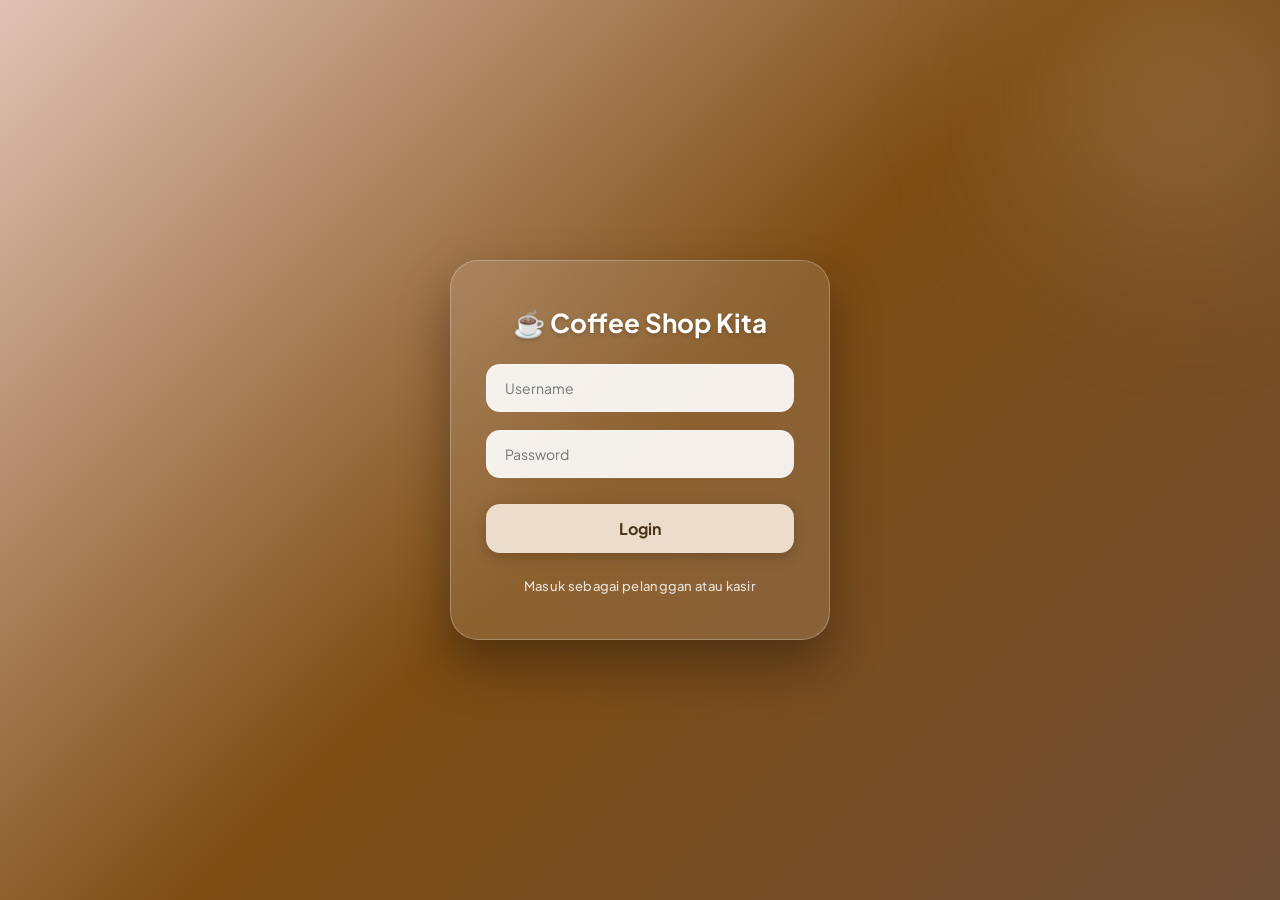
<file: index.html>
<!DOCTYPE html>
<html lang="id">
<head>
  <meta charset="UTF-8">
  <meta name="viewport" content="width=device-width, initial-scale=1.0">
  <title>Login - Coffee Shop Kita</title>
  <link rel="stylesheet" href="style.css">
</head>
<body class="login-page">
  <div class="login-container">
    <h2>☕ Coffee Shop Kita</h2>
    <form onsubmit="return loginUser()">
      <input type="text" id="username" placeholder="Username" required>
      <input type="password" id="password" placeholder="Password" required>
      <button type="submit">Login</button>
    </form>
    <div id="message"></div>
    <p class="note">Masuk sebagai pelanggan atau kasir</p>
  </div>
  <script src="script.js"></script>
</body>
</html>
</file>
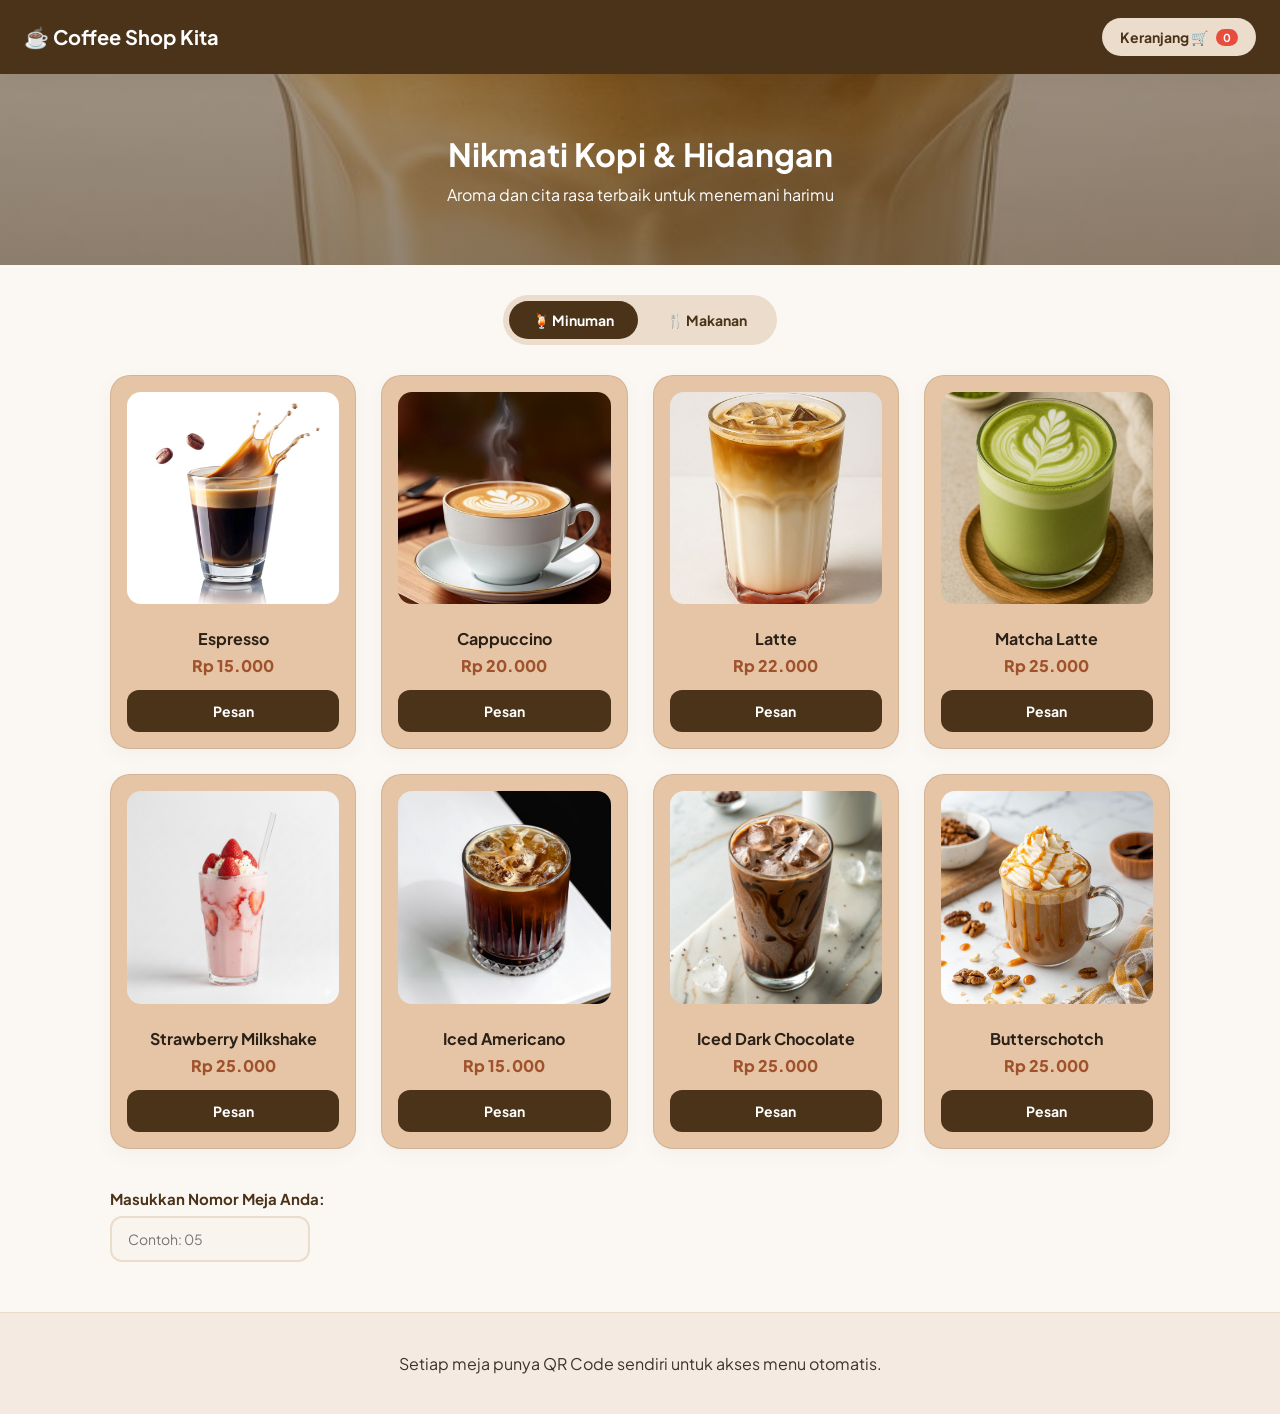
<file: menu.html>
<!DOCTYPE html>
<html lang="id">
<head>
  <meta charset="UTF-8">
  <meta name="viewport" content="width=device-width, initial-scale=1.0">
  <title>Menu Coffee Shop Kita</title>
  <link rel="preconnect" href="https://fonts.googleapis.com">
  <link rel="preconnect" href="https://fonts.gstatic.com" crossorigin>
  <link href="https://fonts.googleapis.com/css2?family=Plus+Jakarta+Sans:wght@400;500;600;700&display=swap" rel="stylesheet">
  <link rel="stylesheet" href="style.css">
</head>
<body>

<div class="menu-page-wrapper">

  <header class="main-header">
    <div class="header-logo">☕ Coffee Shop Kita</div>
    <nav>
      <a href="#" class="cart-nav-btn" onclick="toggleCart()">
        <span>Keranjang 🛒</span>
        <span id="cartCount" class="badge">0</span>
      </a>
    </nav>
  </header>

  <section class="banner">
    <div class="overlay">
      <h2>Nikmati Kopi & Hidangan</h2>
      <p>Aroma dan cita rasa terbaik untuk menemani harimu</p>
    </div>
  </section>

  <div class="tabs-container">
    <div class="tabs">
      <button class="tab-btn active" onclick="showTab('drinks')">🍹 Minuman</button>
      <button class="tab-btn" onclick="showTab('foods')">🍴 Makanan</button>
    </div>
  </div>

  <section id="drinks" class="menu-section active">
    <div class="menu-grid">
      <div class="card">
        <div class="img-container">
          <img src="images/espresso.jpg" alt="Espresso">
        </div>
        <h3>Espresso</h3>
        <p class="price">Rp 15.000</p>
        <button class="btn-order" onclick="addToOrder('Espresso', 15000)">Pesan</button>
      </div>
      <div class="card">
        <div class="img-container">
          <img src="images/cappuccino.jpg" alt="Cappuccino">
        </div>
        <h3>Cappuccino</h3>
        <p class="price">Rp 20.000</p>
        <button class="btn-order" onclick="addToOrder('Cappuccino', 20000)">Pesan</button>
      </div>
      <div class="card">
        <div class="img-container">
          <img src="images/latte.jpg" alt="Latte">
        </div>
        <h3>Latte</h3>
        <p class="price">Rp 22.000</p>
        <button class="btn-order" onclick="addToOrder('Latte', 22000)">Pesan</button>
      </div>
      <div class="card">
        <div class="img-container">
          <img src="images/matchalatte.jpg" alt="Matcha Latte">
        </div>
        <h3>Matcha Latte</h3>
        <p class="price">Rp 25.000</p>
        <button class="btn-order" onclick="addToOrder('Matcha Latte', 25000)">Pesan</button>
      </div>
      <div class="card">
        <div class="img-container">
          <img src="images/strawberry milkshake.jpg" alt="strawberry milkshake">
        </div>
        <h3>Strawberry Milkshake</h3>
        <p class="price">Rp 25.000</p>
        <button class="btn-order" onclick="addToOrder('strawberry milkshake', 25000)">Pesan</button>
      </div>
      <div class="card">
        <div class="img-container">
          <img src="images/iced americano.jpg" alt="iced americano">
        </div>
        <h3>Iced Americano</h3>
        <p class="price">Rp 15.000</p>
        <button class="btn-order" onclick="addToOrder('iced americano', 15000)">Pesan</button>
      </div>
      <div class="card">
        <div class="img-container">
          <img src="images/iceddarkchocolate.jpg" alt="iceddarkchocolate">
        </div>
        <h3>Iced Dark Chocolate</h3>
        <p class="price">Rp 25.000</p>
        <button class="btn-order" onclick="addToOrder('iced dark chocolate', 25000)">Pesan</button>
      </div>
      <div class="card">
        <div class="img-container">
          <img src="images/butterschoth.jpg" alt="butterschoth">
        </div>
        <h3>Butterschotch</h3>
        <p class="price">Rp 25.000</p>
        <button class="btn-order" onclick="addToOrder('butterschoth', 25000)">Pesan</button>
      </div>
    </div>
  </section>

  <section id="foods" class="menu-section">
    <div class="menu-grid">
      <div class="card">
        <div class="img-container">
          <img src="images/strawberrycheseecake.jpg" alt="Strawberry Cheesecake">
        </div>
        <h3>Strawberry Cheesecake</h3>
        <p class="price">Rp 22.000</p>
        <button class="btn-order" onclick="addToOrder('Strawberry Cheesecake', 22000)">Pesan</button>
      </div>
      <div class="card">
        <div class="img-container">
          <img src="images/croissant.jpg" alt="Croissant">
        </div>
        <h3>Croissant</h3>
        <p class="price">Rp 18.000</p>
        <button class="btn-order" onclick="addToOrder('Croissant', 18000)">Pesan</button>
      </div>
      <div class="card">
        <div class="img-container">
          <img src="images/mixplatter.jpg" alt="Mix Platter">
        </div>
        <h3>Mix Platter</h3>
        <p class="price">Rp 20.000</p>
        <button class="btn-order" onclick="addToOrder('Mix Platter', 20000)">Pesan</button>
      </div>
      <div class="card">
        <div class="img-container">
          <img src="images/frenchfries.jpg" alt="French Fries">
        </div>
        <h3>French Fries</h3>
        <p class="price">Rp 15.000</p>
        <button class="btn-order" onclick="addToOrder('French Fries', 15000)">Pesan</button>
      </div>
      <div class="card">
        <div class="img-container">
          <img src="images/craffle.jpg" alt="craffle">
        </div>
        <h3>Craffle</h3>
        <p class="price">Rp 25.000</p>
        <button class="btn-order" onclick="addToOrder('craffle', 25000)">Pesan</button>
      </div>
      <div class="card">
        <div class="img-container">
          <img src="images/pisang coklat.jpg" alt="pisang coklat">
        </div>
        <h3>Pisang Coklat</h3>
        <p class="price">Rp 15.000</p>
        <button class="btn-order" onclick="addToOrder('pisang coklat', 15000)">Pesan</button>
      </div>
      <div class="card">
        <div class="img-container">
          <img src="images/spagheti.jpg" alt="spagheti">
        </div>
        <h3>Spaghetti</h3>
        <p class="price">Rp 30.000</p>
        <button class="btn-order" onclick="addToOrder('spagheti', 30000)">Pesan</button>
      </div>
      <div class="card">
        <div class="img-container">
          <img src="images/chiken wings.jpg" alt="chiken wings">
        </div>
        <h3>Chicken Wings</h3>
        <p class="price">Rp 28.000</p>
        <button class="btn-order" onclick="addToOrder('chiken wings', 28000)">Pesan</button>
      </div>
    </div>
  </section>


  <div class="cart-popup" id="cartPopup">
    <h3>🛒 Keranjang Pesanan</h3>
    <ul id="cartItems"></ul>
    <div class="cart-total">
      <span>Total Sementara</span>
      <span id="cartTotal">Rp 0</span>
    </div>
    <button class="btn-view-order" onclick="goToOrder()">Lihat Detail & Checkout</button>
  </div>
<div class="meja-container" style="margin: 20px auto; max-width: 1100px; padding: 0 20px;">
  <label for="nomorMeja" style="font-weight: 700; color: #4a3319; display: block; margin-bottom: 8px; font-size: 15px;">
    Masukkan Nomor Meja Anda:
  </label>
  <input type="number" id="nomorMeja" placeholder="Contoh: 05" min="1" required
         oninput="localStorage.setItem('nomorMejaGlobal', this.value)"
         style="padding: 12px 16px; width: 100%; max-width: 200px; border: 2px solid #ebdccb; border-radius: 12px; font-size: 14px; outline: none; background-color: #faf4ee;">
  <p id="infoMejaOtomatis" style="display:none; color:#2e7d32; font-size:13px; font-weight:700; margin-top:10px;">
    ✅ Nomor meja terdeteksi otomatis dari QR Code — kamu tidak perlu mengisi manual.
  </p>
</div>
  <footer>
    <p>Setiap meja punya QR Code sendiri untuk akses menu otomatis.</p>
  </footer>

</div>
  <script src="script.js"></script>
  <script>
    function showTab(tabId) {
      document.querySelectorAll('.menu-section').forEach(sec => sec.classList.remove('active'));
      document.querySelectorAll('.tab-btn').forEach(btn => btn.classList.remove('active'));
      
      document.getElementById(tabId).classList.add('active');
      const activeBtn = Array.from(document.querySelectorAll('.tab-btn')).find(btn => btn.getAttribute('onclick').includes(tabId));
      if(activeBtn) activeBtn.classList.add('active');
    }
  </script>
</body>
</html>
</file>
<file: style.css>
/* ==========================================================================
   1. RESET & FONT UTAMA (BERLAKU UNTUK SEMUA HALAMAN)
   ========================================================================== */
@import url('https://fonts.googleapis.com/css2?family=Plus+Jakarta+Sans:wght@400;500;600;700&display=swap');

* {
  margin: 0;
  padding: 0;
  box-sizing: border-box;
  font-family: 'Plus Jakarta Sans', 'Segoe UI', sans-serif;
}

/* ==========================================================================
   2. UI LOGIN (INDEX.HTML) - BACKGROUND ESPRESSO WARM & KARTU GLASSMORPHISM
   ========================================================================== */
body.login-page {
  background: linear-gradient(135deg, #e1c2b5 0%, #7d4c13 50%, #6e4e37 100%);
  min-height: 100vh;
  display: flex;
  justify-content: center;
  align-items: center;
  padding: 20px;
  position: relative;
  overflow: hidden;
}

body.login-page::before {
  content: '';
  position: absolute;
  width: 300px;
  height: 300px;
  background: rgba(235, 220, 203, 0.15);
  border-radius: 50%;
  top: -50px;
  right: -50px;
  filter: blur(80px);
}

.login-container {
  background: rgba(255, 255, 255, 0.12);
  backdrop-filter: blur(20px);
  -webkit-backdrop-filter: blur(20px);
  padding: 45px 35px;
  border-radius: 28px;
  width: 100%;
  max-width: 380px;
  box-shadow: 0 25px 50px rgba(0, 0, 0, 0.35);
  text-align: center;
  border: 1px solid rgba(255, 255, 255, 0.25);
  z-index: 2;
}

.login-container h2 {
  font-size: 26px;
  color: #ffffff;
  font-weight: 700;
  margin-bottom: 25px;
  text-shadow: 0 2px 4px rgba(0, 0, 0, 0.2);
}

.login-container input[type="text"],
.login-container input[type="password"] {
  width: 100%;
  padding: 14px 18px;
  margin-bottom: 18px;
  border: 1px solid rgba(255, 255, 255, 0.3);
  background: rgba(255, 255, 255, 0.9);
  border-radius: 14px;
  font-size: 14px;
  color: #2b1810;
  outline: none;
  transition: all 0.3s ease;
  display: block;
}

.login-container input:focus {
  border-color: #ffffff;
  background: #ffffff;
  box-shadow: 0 0 0 4px rgba(255, 255, 255, 0.25);
  transform: translateY(-1px);
}

.login-container button {
  width: 100%;
  padding: 14px;
  background-color: #ebdccb;
  color: #4a3319;
  border: none;
  border-radius: 14px;
  font-size: 16px;
  font-weight: 700;
  cursor: pointer;
  transition: all 0.2s ease;
  margin-top: 8px;
  box-shadow: 0 4px 15px rgba(0, 0, 0, 0.2);
}

.login-container button:hover {
  background-color: #ffffff;
  color: #2b1810;
  transform: translateY(-2px);
  box-shadow: 0 6px 20px rgba(0, 0, 0, 0.3);
}

.login-container .note {
  font-size: 13px;
  color: rgba(255, 255, 255, 0.8);
  margin-top: 25px;
  font-weight: 500;
  letter-spacing: 0.3px;
}

#message {
  font-size: 13px;
  margin-top: 12px;
  font-weight: bold;
  color: #ff6b6b;
}


/* ==========================================================================
   3. UI HALAMAN UTAMA KAFE (MENU.HTML)
   ========================================================================== */
.menu-page-wrapper {
  background-color: #fbf8f4;
  color: #3e3229;
  min-height: 100vh;
}

/* Header Navbar */
.menu-page-wrapper .main-header {
  background-color: #4a3319;
  padding: 18px 24px;
  display: flex;
  justify-content: space-between;
  align-items: center;
  position: sticky;
  top: 0;
  z-index: 999;
  box-shadow: 0 4px 20px rgba(74, 51, 25, 0.08);
}

.menu-page-wrapper .header-logo {
  color: #ffffff;
  font-size: 20px;
  font-weight: 700;
}

.menu-page-wrapper .cart-nav-btn {
  text-decoration: none;
  background-color: #ebdccb;
  color: #4a3319;
  padding: 10px 18px;
  border-radius: 30px;
  font-weight: 700;
  font-size: 14px;
  display: flex;
  align-items: center;
  gap: 8px;
}

.menu-page-wrapper .badge {
  background-color: #e74c3c;
  color: white;
  font-size: 11px;
  padding: 2px 7px;
  border-radius: 20px;
  font-weight: bold;
}

/* Banner */
.menu-page-wrapper .banner {
  background: linear-gradient(rgba(74, 51, 25, 0.5), rgba(74, 51, 25, 0.6)), 
              url('images/latte.jpg') no-repeat center center/cover;
  color: white;
  text-align: center;
  padding: 60px 20px;
}

.menu-page-wrapper .banner h2 {
  font-size: 32px;
  font-weight: 700;
  margin-bottom: 10px;
  color: #ffffff !important;
}

/* Navigasi Tab */
.menu-page-wrapper .tabs-container {
  display: flex;
  justify-content: center;
  margin: 30px 0 10px 0;
}

.menu-page-wrapper .tabs {
  background-color: #ebdccb;
  padding: 6px;
  border-radius: 30px;
  display: flex;
  gap: 5px;
}

.menu-page-wrapper .tab-btn {
  padding: 10px 24px;
  border: none;
  background: none;
  cursor: pointer;
  font-weight: 700;
  font-size: 14px;
  color: #4a3319;
  border-radius: 25px;
  transition: all 0.2s ease;
}

.menu-page-wrapper .tab-btn.active {
  background-color: #4a3319;
  color: white;
}

/* Grid Katalog */
.menu-page-wrapper .menu-section {
  display: none;
}

.menu-page-wrapper .menu-section.active {
  display: block;
}

.menu-page-wrapper .menu-grid {
  display: grid;
  grid-template-columns: repeat(auto-fit, minmax(220px, 1fr));
  gap: 25px;
  padding: 20px;
  max-width: 1100px;
  margin: 0 auto;
}

/* PERUBAHAN UTAMA: MENGUBAH WARNA FRAME KARTU KOTAK MENU AGAR TIDAK PUTIH */
.menu-page-wrapper .card {
  background: #e5c5a5; /* Diganti warna Krem Susu Premium yang hangat */
  padding: 16px;
  border-radius: 20px;
  text-align: center;
  box-shadow: 0 6px 20px rgba(74, 51, 25, 0.04);
  border: 1px solid rgba(74, 51, 25, 0.12); /* Border tipis estetik warna kopi */
  display: flex;
  flex-direction: column;
  justify-content: space-between;
  transition: transform 0.2s ease, box-shadow 0.2s ease;
}

.menu-page-wrapper .card:hover {
  transform: translateY(-4px);
  box-shadow: 0 12px 28px rgba(74, 51, 25, 0.08);
  background: #fdfaf7; /* Sedikit lebih terang saat disorot */
}


/* ==========================================================================
   4. SETELAN FOTO COVER ASLI YANG BAGUS (PAS, SEJAJAR & TANPA BACKGROUND PUTIH)
   ========================================================================== */
.menu-page-wrapper .frame-foto,
.menu-page-wrapper .img-container {
  width: 100%;
  aspect-ratio: 1 / 1;       /* Mengunci rasio kotak sempurna agar sejajar rapi */
  border-radius: 14px;
  overflow: hidden;
  margin-bottom: 14px;
  background-color: transparent !important; /* Menghapus sisa warna latar belakang putih */
  display: flex;
  justify-content: center;
  align-items: center;
}

/* Tetap menggunakan cover agar gambar terisi padat & estetik sesuai seleramu */
.menu-page-wrapper .card img,
.menu-page-wrapper .frame-foto img,
.menu-page-wrapper .img-container img {
  width: 100% !important;
  height: 100% !important;
  object-fit: cover !important; /* Gambar otomatis penuh proporsional tanpa terpotong rusak */
  object-position: center;      /* Fokus gambar tetap berada di tengah */
}

.menu-page-wrapper .card h3 {
  font-size: 16px;
  color: #2b2118;
  margin: 10px 0 6px 0;
  font-weight: 700;
}

/* WARNA TULISAN HARGA: COKELAT TERBAKAR ESTETIK */
.menu-page-wrapper .card .price,
.menu-page-wrapper .card p {
  color: #a0522d; /* Warm Terracotta Brown */
  font-weight: 800;
  font-size: 16px;
  margin-bottom: 14px;
}

/* Tombol Pesan */
.menu-page-wrapper .btn-order,
.menu-page-wrapper .card button {
  background: #4a3319;
  color: white;
  border: none;
  padding: 12px 0;
  border-radius: 12px;
  cursor: pointer;
  width: 100%;
  font-weight: 700;
  font-size: 14px;
  transition: background 0.2s ease;
}

.menu-page-wrapper .btn-order:hover,
.menu-page-wrapper .card button:hover {
  background: #332210;
}


/* ==========================================================================
   5. POPUP KERANJANG & FOOTER
   ========================================================================== */
.menu-page-wrapper .cart-popup {
  display: none; 
  position: fixed;
  top: 80px;
  right: 24px;
  background: white;
  width: 340px;
  padding: 24px;
  border-radius: 20px;
  box-shadow: 0 15px 40px rgba(62, 50, 41, 0.15);
  border: 1px solid #ebdccb;
  z-index: 1000;
}

.menu-page-wrapper .cart-popup h3 {
  font-size: 16px;
  margin-bottom: 15px;
  color: #2b2118;
  border-bottom: 2px solid #ebdccb;
  padding-bottom: 8px;
}

.menu-page-wrapper .cart-popup ul {
  list-style: none;
  padding: 0;
  max-height: 220px;
  overflow-y: auto;
}

.menu-page-wrapper .cart-popup li {
  display: flex;
  justify-content: space-between;
  align-items: center;
  padding: 10px 0;
  font-size: 13px;
  font-weight: 600;
  border-bottom: 1px solid #f1eae2;
}

.menu-page-wrapper .cart-total {
  display: flex;
  justify-content: space-between;
  font-weight: 700;
  font-size: 14px;
  margin-top: 15px;
  color: #4a3319;
}

.menu-page-wrapper .btn-view-order {
  width: 100%;
  padding: 12px;
  background: #4a3319;
  color: white;
  border: none;
  border-radius: 12px;
  margin-top: 15px;
  cursor: pointer;
  font-weight: 700;
  font-size: 14px;
}

.menu-page-wrapper footer {
  text-align: center;
  padding: 40px 20px;
  margin-top: 50px;
  background-color: #f4eae1;
  border-top: 1px solid #ebdccb;
}
/* ========================================================================== 
   RESPONSIVE MENU PAGE UNTUK HP
   ========================================================================== */
@media (max-width: 600px) {
  /* Navbar jadi vertikal */
  .menu-page-wrapper .main-header {
    flex-direction: column;
    gap: 10px;
    text-align: center;
    padding: 12px;
  }

  /* Banner teks lebih kecil */
  .menu-page-wrapper .banner {
    padding: 30px 16px;
  }
  .menu-page-wrapper .banner h2 {
    font-size: 22px;
  }
  .menu-page-wrapper .banner p {
    font-size: 14px;
  }

  /* Grid menu jadi 2 kolom biar kartu nggak raksasa */
  .menu-page-wrapper .menu-grid {
    grid-template-columns: repeat(2, 1fr);
    gap: 12px;
    padding: 10px;
    max-width: 100%;   /* biar pas di layar HP */
  }

  /* Card lebih ramping */
  .menu-page-wrapper .card {
    padding: 10px;
    border-radius: 12px;
  }
  .menu-page-wrapper .card h3 {
    font-size: 13px;
    margin: 6px 0 4px 0;
  }
  .menu-page-wrapper .card .price,
  .menu-page-wrapper .card p {
    font-size: 13px;
    margin-bottom: 8px;
  }
  .menu-page-wrapper .card button,
  .menu-page-wrapper .btn-order {
    font-size: 12px;
    padding: 8px 0;
  }

  /* Input nomor meja full width */
  .meja-container input {
    width: 100% !important;
    max-width: none;
    font-size: 14px;
  }
}

/* ========================================================================== 
   RESPONSIVE LOGIN PAGE UNTUK HP
   ========================================================================== */
@media (max-width: 600px) {
  .login-container {
    max-width: 100%;      /* biar penuh di layar HP */
    padding: 30px 20px;   /* padding lebih kecil */
    border-radius: 20px;  /* sudut lebih ramping */
  }

  .login-container h2 {
    font-size: 20px;      /* judul lebih kecil */
  }

  .login-container input[type="text"],
  .login-container input[type="password"] {
    font-size: 13px;      /* teks input lebih kecil */
    padding: 12px;        /* padding lebih pas di HP */
  }

  .login-container button {
    font-size: 14px;
    padding: 12px;
  }

  .login-container .note {
    font-size: 12px;
  }
}
</file>
